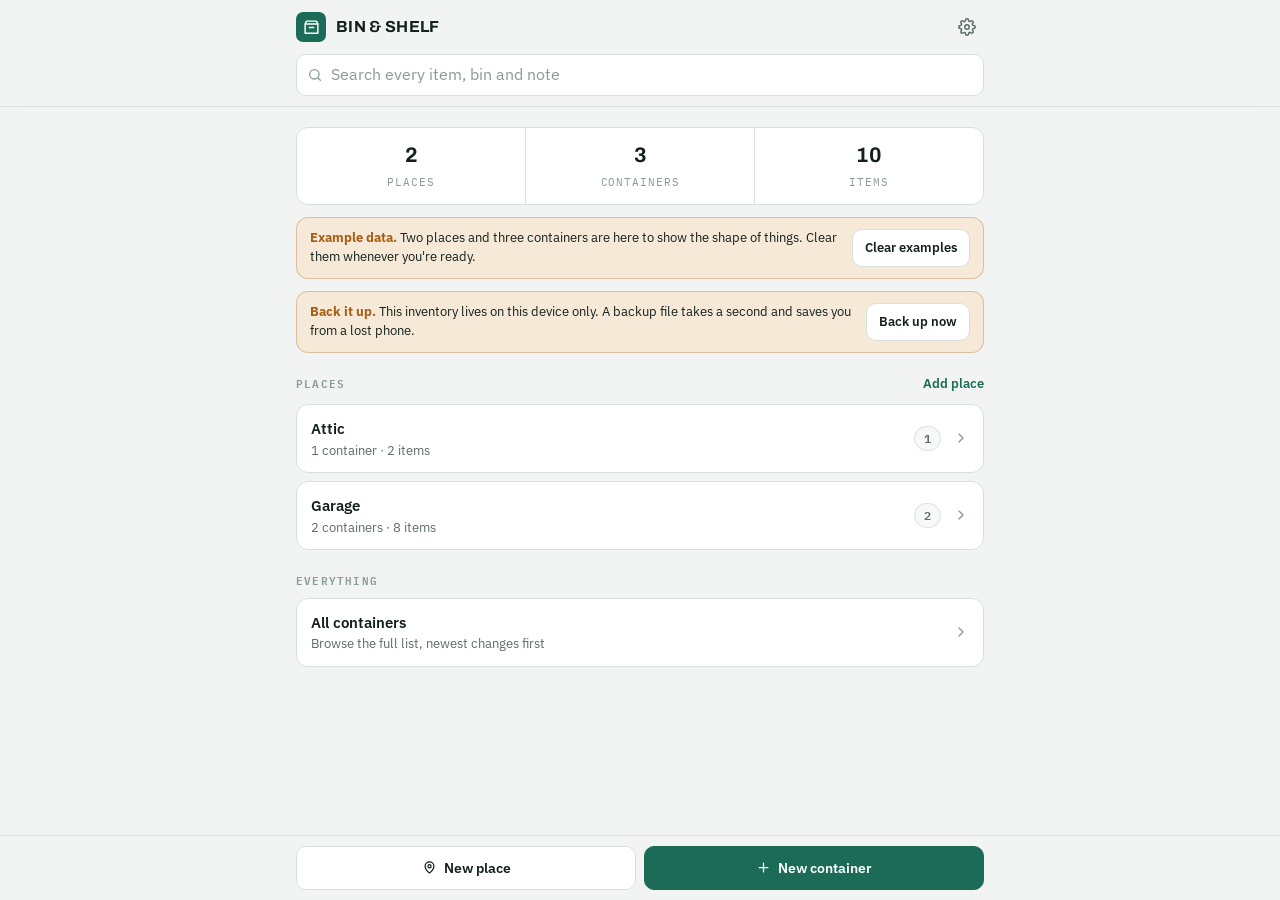
<file: index.html>
<!doctype html>
<html lang="en">
<head>
<meta charset="utf-8">
<meta name="viewport" content="width=device-width, initial-scale=1, viewport-fit=cover">
<title>Bin &amp; Shelf</title>
<meta name="description" content="A home storage inventory: where things are stored, and what is inside each container.">

<link rel="manifest" href="./manifest.webmanifest">
<meta name="theme-color" content="#1B6B57" media="(prefers-color-scheme: light)">
<meta name="theme-color" content="#0E1412" media="(prefers-color-scheme: dark)">
<meta name="color-scheme" content="light dark">

<meta name="apple-mobile-web-app-capable" content="yes">
<meta name="mobile-web-app-capable" content="yes">
<meta name="apple-mobile-web-app-status-bar-style" content="default">
<meta name="apple-mobile-web-app-title" content="Bin &amp; Shelf">
<link rel="apple-touch-icon" href="./icons/apple-touch-icon.png">
<link rel="icon" href="./icons/icon-192.png" sizes="192x192" type="image/png">
<link rel="icon" href="./icons/icon.svg" type="image/svg+xml">

<link rel="preconnect" href="https://fonts.googleapis.com">
<link rel="preconnect" href="https://fonts.gstatic.com" crossorigin>
<link rel="stylesheet" href="https://fonts.googleapis.com/css2?family=Archivo:wght@500;600;700&amp;family=IBM+Plex+Mono:wght@500;600&amp;family=IBM+Plex+Sans:wght@400;500;600&amp;display=swap" media="print" onload="this.media='all'">
<noscript><link rel="stylesheet" href="https://fonts.googleapis.com/css2?family=Archivo:wght@500;600;700&amp;family=IBM+Plex+Mono:wght@500;600&amp;family=IBM+Plex+Sans:wght@400;500;600&amp;display=swap"></noscript>

<link rel="stylesheet" href="./styles.css">
</head>
<body>

<header class="bar">
  <div class="wrap">
    <div class="bar-row">
      <span class="brandmark" aria-hidden="true">
        <svg viewBox="0 0 24 24" fill="none" stroke="currentColor" stroke-width="2" stroke-linecap="round" stroke-linejoin="round"><path d="M3 7h18v13H3z"/><path d="M3 7l2-4h14l2 4"/><path d="M9 12h6"/></svg>
      </span>
      <span class="brand">Bin &amp; Shelf</span>
      <button class="iconbtn" id="btn-help" aria-label="Setup and export">
        <svg viewBox="0 0 24 24" fill="none" stroke="currentColor" stroke-width="2" stroke-linecap="round" stroke-linejoin="round"><circle cx="12" cy="12" r="3"/><path d="M19.4 15a1.65 1.65 0 0 0 .33 1.82l.06.06a2 2 0 1 1-2.83 2.83l-.06-.06a1.65 1.65 0 0 0-1.82-.33 1.65 1.65 0 0 0-1 1.51V21a2 2 0 1 1-4 0v-.09A1.65 1.65 0 0 0 9 19.4a1.65 1.65 0 0 0-1.82.33l-.06.06a2 2 0 1 1-2.83-2.83l.06-.06a1.65 1.65 0 0 0 .33-1.82 1.65 1.65 0 0 0-1.51-1H3a2 2 0 1 1 0-4h.09A1.65 1.65 0 0 0 4.6 9a1.65 1.65 0 0 0-.33-1.82l-.06-.06a2 2 0 1 1 2.83-2.83l.06.06A1.65 1.65 0 0 0 9 4.6a1.65 1.65 0 0 0 1-1.51V3a2 2 0 1 1 4 0v.09a1.65 1.65 0 0 0 1 1.51 1.65 1.65 0 0 0 1.82-.33l.06-.06a2 2 0 1 1 2.83 2.83l-.06.06a1.65 1.65 0 0 0-.33 1.82V9a1.65 1.65 0 0 0 1.51 1H21a2 2 0 1 1 0 4h-.09a1.65 1.65 0 0 0-1.51 1z"/></svg>
      </button>
    </div>
    <div class="searchrow">
      <div class="searchbox">
        <svg viewBox="0 0 24 24" fill="none" stroke="currentColor" stroke-width="2" stroke-linecap="round" stroke-linejoin="round"><circle cx="11" cy="11" r="7"/><path d="m20 20-3.5-3.5"/></svg>
        <input id="q" type="search" placeholder="Search every item, bin and note" autocomplete="off" autocapitalize="none" spellcheck="false" aria-label="Search the inventory">
        <button class="clearbtn" id="q-clear" hidden aria-label="Clear search">&times;</button>
      </div>
    </div>
  </div>
</header>

<main class="wrap screen" id="screen">
  <div class="loading">Opening your inventory&hellip;</div>
</main>

<nav class="dock">
  <div class="wrap dock-inner">
    <button class="btn" id="dock-loc">
      <svg viewBox="0 0 24 24" fill="none" stroke="currentColor" stroke-width="2" stroke-linecap="round" stroke-linejoin="round"><path d="M12 21s-7-5.6-7-11a7 7 0 1 1 14 0c0 5.4-7 11-7 11z"/><circle cx="12" cy="10" r="2.5"/></svg>
      New place
    </button>
    <button class="btn primary" id="dock-bin">
      <svg viewBox="0 0 24 24" fill="none" stroke="currentColor" stroke-width="2" stroke-linecap="round" stroke-linejoin="round"><path d="M12 5v14M5 12h14"/></svg>
      New container
    </button>
  </div>
</nav>

<div class="toast" id="toast" role="status" aria-live="polite"></div>

<script type="module" src="./app.js"></script>
</body>
</html>
</file>
<file: styles.css>
:root{
  --ground:#F1F4F2;
  --surface:#FFFFFF;
  --surface-2:#F7F9F8;
  --ink:#14201D;
  --muted:#5C6D68;
  --faint:#8A9B95;
  --line:#D7E0DC;
  --line-strong:#BCC9C4;
  --accent:#1B6B57;
  --accent-ink:#FFFFFF;
  --accent-soft:#E2EFE9;
  --signal:#A75F16;
  --signal-soft:#F6E9D8;
  --danger:#A5342B;
  --danger-soft:#F7E2E0;
  --shadow:0 1px 2px rgba(20,32,29,.06), 0 8px 24px -12px rgba(20,32,29,.22);
  --radius:12px;
  color-scheme:light;
}
@media (prefers-color-scheme: dark){
  :root:not([data-theme="light"]){
    --ground:#0E1412;
    --surface:#18211E;
    --surface-2:#1E2825;
    --ink:#E9F0EC;
    --muted:#9BACA6;
    --faint:#748782;
    --line:#2A3733;
    --line-strong:#3A4A45;
    --accent:#4FC0A0;
    --accent-ink:#06211A;
    --accent-soft:#15302A;
    --signal:#E0A362;
    --signal-soft:#332518;
    --danger:#E98A80;
    --danger-soft:#33201E;
    --shadow:0 1px 2px rgba(0,0,0,.4), 0 8px 24px -12px rgba(0,0,0,.6);
    color-scheme:dark;
  }
}
:root[data-theme="dark"]{
  --ground:#0E1412;
  --surface:#18211E;
  --surface-2:#1E2825;
  --ink:#E9F0EC;
  --muted:#9BACA6;
  --faint:#748782;
  --line:#2A3733;
  --line-strong:#3A4A45;
  --accent:#4FC0A0;
  --accent-ink:#06211A;
  --accent-soft:#15302A;
  --signal:#E0A362;
  --signal-soft:#332518;
  --danger:#E98A80;
  --danger-soft:#33201E;
  --shadow:0 1px 2px rgba(0,0,0,.4), 0 8px 24px -12px rgba(0,0,0,.6);
  color-scheme:dark;
}

*{box-sizing:border-box}
body{
  margin:0;
  background:var(--ground);
  color:var(--ink);
  font-family:"IBM Plex Sans", ui-sans-serif, system-ui, -apple-system, "Segoe UI", sans-serif;
  font-size:15px;
  line-height:1.45;
  -webkit-text-size-adjust:100%;
  -webkit-tap-highlight-color:transparent;
  padding-bottom:calc(84px + env(safe-area-inset-bottom, 0px));
}
h1,h2,h3{font-family:"Archivo", ui-sans-serif, system-ui, sans-serif; margin:0; text-wrap:balance; letter-spacing:-.01em}
button,input,select,textarea{font:inherit; color:inherit}
button{cursor:pointer; background:none; border:none; padding:0}
:focus-visible{outline:2px solid var(--accent); outline-offset:2px; border-radius:6px}

.mono{font-family:"IBM Plex Mono", ui-monospace, SFMono-Regular, Menlo, monospace}
.wrap{max-width:720px; margin:0 auto; padding-inline:16px}

/* ---------- header ---------- */
header.bar{
  position:sticky;
  top:env(safe-area-inset-top, 0px);
  z-index:40;
  background:color-mix(in srgb, var(--ground) 92%, transparent);
  backdrop-filter:blur(10px);
  border-bottom:1px solid var(--line);
}
.bar-row{display:flex; align-items:center; gap:10px; padding-block:10px}
.brandmark{
  width:30px;height:30px;flex:none;border-radius:7px;
  background:var(--accent); color:var(--accent-ink);
  display:grid;place-items:center;
}
.brandmark svg{width:17px;height:17px;display:block}
.brand{
  font-family:"Archivo",sans-serif; font-weight:700; font-size:16px;
  letter-spacing:.02em; text-transform:uppercase; flex:1; min-width:0;
  white-space:nowrap; overflow:hidden; text-overflow:ellipsis;
}
.iconbtn{
  width:34px;height:34px;flex:none;border-radius:9px;
  display:grid;place-items:center; color:var(--muted);
  border:1px solid transparent;
}
.iconbtn:hover{background:var(--surface); border-color:var(--line); color:var(--ink)}
.iconbtn svg{width:18px;height:18px}

.searchrow{padding-bottom:10px; display:flex; gap:8px}
.searchbox{
  flex:1; display:flex; align-items:center; gap:8px;
  background:var(--surface); border:1px solid var(--line);
  border-radius:10px; padding:0 10px; min-height:42px;
}
.searchbox:focus-within{border-color:var(--accent); box-shadow:0 0 0 3px var(--accent-soft)}
.searchbox svg{width:16px;height:16px;flex:none;color:var(--faint)}
.searchbox input{
  flex:1; border:none; background:none; outline:none;
  font-size:16px; /* keeps iOS from zooming on focus */
  min-width:0; padding:8px 0;
}
.searchbox input::placeholder{color:var(--faint)}
.clearbtn{color:var(--faint); font-size:20px; line-height:1; padding:4px 2px}

/* ---------- crumb ---------- */
.crumb{
  display:flex; align-items:center; gap:6px; flex-wrap:wrap;
  font-size:12px; color:var(--muted); padding-block:12px 4px;
}
.crumb button{color:var(--accent); font-weight:600}
.crumb .sep{color:var(--faint)}

/* ---------- generic blocks ---------- */
.screen{padding-block:8px 24px}
.sectionhead{
  display:flex; align-items:baseline; justify-content:space-between; gap:12px;
  margin:22px 0 10px;
}
.sectionhead:first-child{margin-top:12px}
.eyebrow{
  font-family:"IBM Plex Mono",monospace; font-size:11px; font-weight:600;
  letter-spacing:.11em; text-transform:uppercase; color:var(--faint);
}
.linkbtn{color:var(--accent); font-weight:600; font-size:13px}

.stats{
  display:flex; gap:0; background:var(--surface); border:1px solid var(--line);
  border-radius:var(--radius); overflow:hidden; margin-top:12px;
}
.stat{flex:1; padding:12px 10px; text-align:center; border-right:1px solid var(--line)}
.stat:last-child{border-right:none}
.stat b{display:block; font-family:"Archivo",sans-serif; font-size:21px; font-weight:700; font-variant-numeric:tabular-nums}
.stat span{font-size:11px; letter-spacing:.08em; text-transform:uppercase; color:var(--faint); font-family:"IBM Plex Mono",monospace}

/* rows: locations */
.rows{display:flex; flex-direction:column; gap:8px}
.row{
  display:flex; align-items:center; gap:12px; width:100%; text-align:left;
  background:var(--surface); border:1px solid var(--line); border-radius:var(--radius);
  padding:13px 14px; min-height:56px;
}
.row:hover{border-color:var(--line-strong)}
.row .rmain{flex:1; min-width:0}
.row .rtitle{display:block; font-weight:600; overflow:hidden; text-overflow:ellipsis; white-space:nowrap}
.row .rsub{display:block; font-size:12.5px; color:var(--muted); margin-top:1px}
.row .chev{color:var(--faint); flex:none}
.row .chev svg{width:16px;height:16px;display:block}
.tally{
  font-family:"IBM Plex Mono",monospace; font-size:12px; font-weight:600;
  color:var(--muted); background:var(--surface-2); border:1px solid var(--line);
  border-radius:999px; padding:3px 9px; flex:none; font-variant-numeric:tabular-nums;
}

/* container card */
.cards{display:grid; gap:8px}
.card{
  display:block; width:100%; text-align:left;
  background:var(--surface); border:1px solid var(--line); border-radius:var(--radius);
  padding:12px 14px;
}
.card:hover{border-color:var(--line-strong)}
.card-top{display:flex; align-items:center; gap:9px; margin-bottom:3px}
.code{
  font-family:"IBM Plex Mono",monospace; font-size:11px; font-weight:600;
  letter-spacing:.05em; color:var(--signal); background:var(--signal-soft);
  border-radius:5px; padding:2px 6px; flex:none;
}
.card-name{font-weight:600; flex:1; min-width:0; overflow:hidden; text-overflow:ellipsis; white-space:nowrap}
.card-sub{font-size:12.5px; color:var(--muted); display:flex; gap:6px; flex-wrap:wrap; align-items:center}
.dot{color:var(--faint)}
.peek{
  font-size:12.5px; color:var(--faint); margin-top:6px;
  overflow:hidden; text-overflow:ellipsis; white-space:nowrap;
}

/* container detail */
.detail-head{
  background:var(--surface); border:1px solid var(--line);
  border-radius:var(--radius); padding:16px; margin-bottom:6px;
}
.detail-head h2{font-size:22px; font-weight:700; margin:6px 0 6px}
.meta{display:flex; flex-direction:column; gap:7px; margin-top:12px; padding-top:12px; border-top:1px solid var(--line)}
.meta div{display:flex; gap:10px; font-size:13px; align-items:flex-start}
.meta dt{
  font-family:"IBM Plex Mono",monospace; font-size:11px; letter-spacing:.08em;
  text-transform:uppercase; color:var(--faint); width:74px; flex:none; padding-top:2px;
}
.meta dd{margin:0; color:var(--ink); flex:1; min-width:0; overflow-wrap:anywhere}
.headacts{display:flex; gap:8px; margin-top:14px}

.items{display:flex; flex-direction:column; gap:1px; background:var(--line); border:1px solid var(--line); border-radius:var(--radius); overflow:hidden}
.item{display:flex; align-items:center; gap:10px; background:var(--surface); padding:11px 13px; min-height:48px}
.qty{
  font-family:"IBM Plex Mono",monospace; font-size:12px; font-weight:600;
  color:var(--accent); background:var(--accent-soft); border-radius:5px;
  padding:2px 7px; flex:none; font-variant-numeric:tabular-nums;
}
.item .iname{flex:1; min-width:0; overflow-wrap:anywhere}
.item .inote{display:block; font-size:12px; color:var(--muted); margin-top:1px}
.xbtn{color:var(--faint); flex:none; width:30px; height:30px; display:grid; place-items:center; border-radius:7px}
.xbtn:hover{color:var(--danger); background:var(--danger-soft)}
.xbtn svg{width:15px;height:15px}

.quickadd{display:flex; gap:8px; margin-top:10px}
.quickadd input{
  flex:1; min-width:0; background:var(--surface); border:1px solid var(--line);
  border-radius:10px; padding:11px 12px; font-size:16px; outline:none;
}
.quickadd input:focus{border-color:var(--accent); box-shadow:0 0 0 3px var(--accent-soft)}

/* buttons */
.btn{
  display:inline-flex; align-items:center; justify-content:center; gap:7px;
  border-radius:10px; padding:11px 15px; font-weight:600; font-size:14px;
  border:1px solid var(--line); background:var(--surface); color:var(--ink);
  min-height:44px;
}
.btn:hover{border-color:var(--line-strong)}
.btn svg{width:15px;height:15px}
.btn.primary{background:var(--accent); border-color:var(--accent); color:var(--accent-ink)}
.btn.primary:hover{filter:brightness(1.06)}
.btn.danger{color:var(--danger); border-color:var(--line)}
.btn.danger:hover{background:var(--danger-soft); border-color:var(--danger)}
.btn.wide{width:100%}
.btn.sm{padding:8px 12px; min-height:38px; font-size:13px}

/* empty state */
.empty{
  border:1px dashed var(--line-strong); border-radius:var(--radius);
  padding:26px 18px; text-align:center; color:var(--muted);
}
.empty h3{font-size:16px; color:var(--ink); margin-bottom:6px}
.empty p{margin:0 0 14px; font-size:13.5px}

/* banner */
.banner{
  display:flex; align-items:center; gap:10px; flex-wrap:wrap;
  background:var(--signal-soft); border:1px solid color-mix(in srgb, var(--signal) 30%, transparent);
  border-radius:var(--radius); padding:11px 13px; font-size:13px; color:var(--ink); margin-top:12px;
}
.banner p{margin:0; flex:1; min-width:180px}
.banner strong{color:var(--signal)}

/* bottom bar */
.dock{
  position:fixed; left:0; right:0; bottom:0; z-index:45;
  background:color-mix(in srgb, var(--ground) 94%, transparent);
  backdrop-filter:blur(10px);
  border-top:1px solid var(--line);
  padding-bottom:env(safe-area-inset-bottom, 0px);
}
.dock-inner{display:flex; gap:8px; padding-block:10px}
.dock .btn{flex:1}

/* sheet */
.scrim{
  position:fixed; inset:0; z-index:60; background:rgba(12,20,18,.42);
  display:flex; align-items:flex-end; justify-content:center;
  opacity:0; transition:opacity .16s ease;
}
.scrim.on{opacity:1}
.sheet{
  width:100%; max-width:560px; background:var(--surface);
  border-radius:16px 16px 0 0; border:1px solid var(--line); border-bottom:none;
  box-shadow:var(--shadow); max-height:88vh; overflow-y:auto;
  padding:0 16px calc(18px + env(safe-area-inset-bottom, 0px));
  transform:translateY(14px); transition:transform .18s ease;
}
.scrim.on .sheet{transform:translateY(0)}
@media (prefers-reduced-motion: reduce){
  .scrim,.sheet{transition:none}
}
@media (min-width:640px){
  .scrim{align-items:center; padding:20px}
  .sheet{border-radius:16px; border-bottom:1px solid var(--line)}
}
.grip{width:34px;height:4px;border-radius:2px;background:var(--line-strong); margin:9px auto 4px}
.sheet h3{font-size:18px; font-weight:700; margin:8px 0 14px}
.field{margin-bottom:13px}
.field label{
  display:block; font-family:"IBM Plex Mono",monospace; font-size:11px;
  letter-spacing:.08em; text-transform:uppercase; color:var(--faint); margin-bottom:5px;
}
.field input, .field select, .field textarea{
  width:100%; background:var(--surface-2); border:1px solid var(--line);
  border-radius:10px; padding:11px 12px; font-size:16px; outline:none;
  font-family:inherit;
}
.field textarea{resize:vertical; min-height:68px; line-height:1.45}
.field input:focus, .field select:focus, .field textarea:focus{
  border-color:var(--accent); box-shadow:0 0 0 3px var(--accent-soft); background:var(--surface);
}
.field .hint{font-size:12px; color:var(--faint); margin-top:5px}
.duo{display:flex; gap:10px}
.duo .field{flex:1}
.sheet-acts{display:flex; gap:8px; margin-top:16px}
.sheet-acts .btn{flex:1}
.sheet .prose{font-size:13.5px; color:var(--muted); line-height:1.6}
.sheet .prose ol{padding-left:20px; margin:8px 0}
.sheet .prose li{margin-bottom:5px}
.sheet .prose strong{color:var(--ink)}

/* toast */
.toast{
  position:fixed; left:50%; transform:translateX(-50%) translateY(8px);
  bottom:calc(88px + env(safe-area-inset-bottom, 0px)); z-index:70;
  background:var(--ink); color:var(--ground);
  padding:10px 15px; border-radius:999px; font-size:13px; font-weight:500;
  box-shadow:var(--shadow); opacity:0; pointer-events:none; transition:opacity .18s ease, transform .18s ease;
  max-width:calc(100vw - 32px); text-align:center;
}
.toast.on{opacity:1; transform:translateX(-50%) translateY(0)}

.mark{background:var(--signal-soft); color:var(--signal); border-radius:3px; padding:0 1px; font-weight:600}
.loading{text-align:center; color:var(--muted); padding:48px 0; font-size:14px}
</file>
